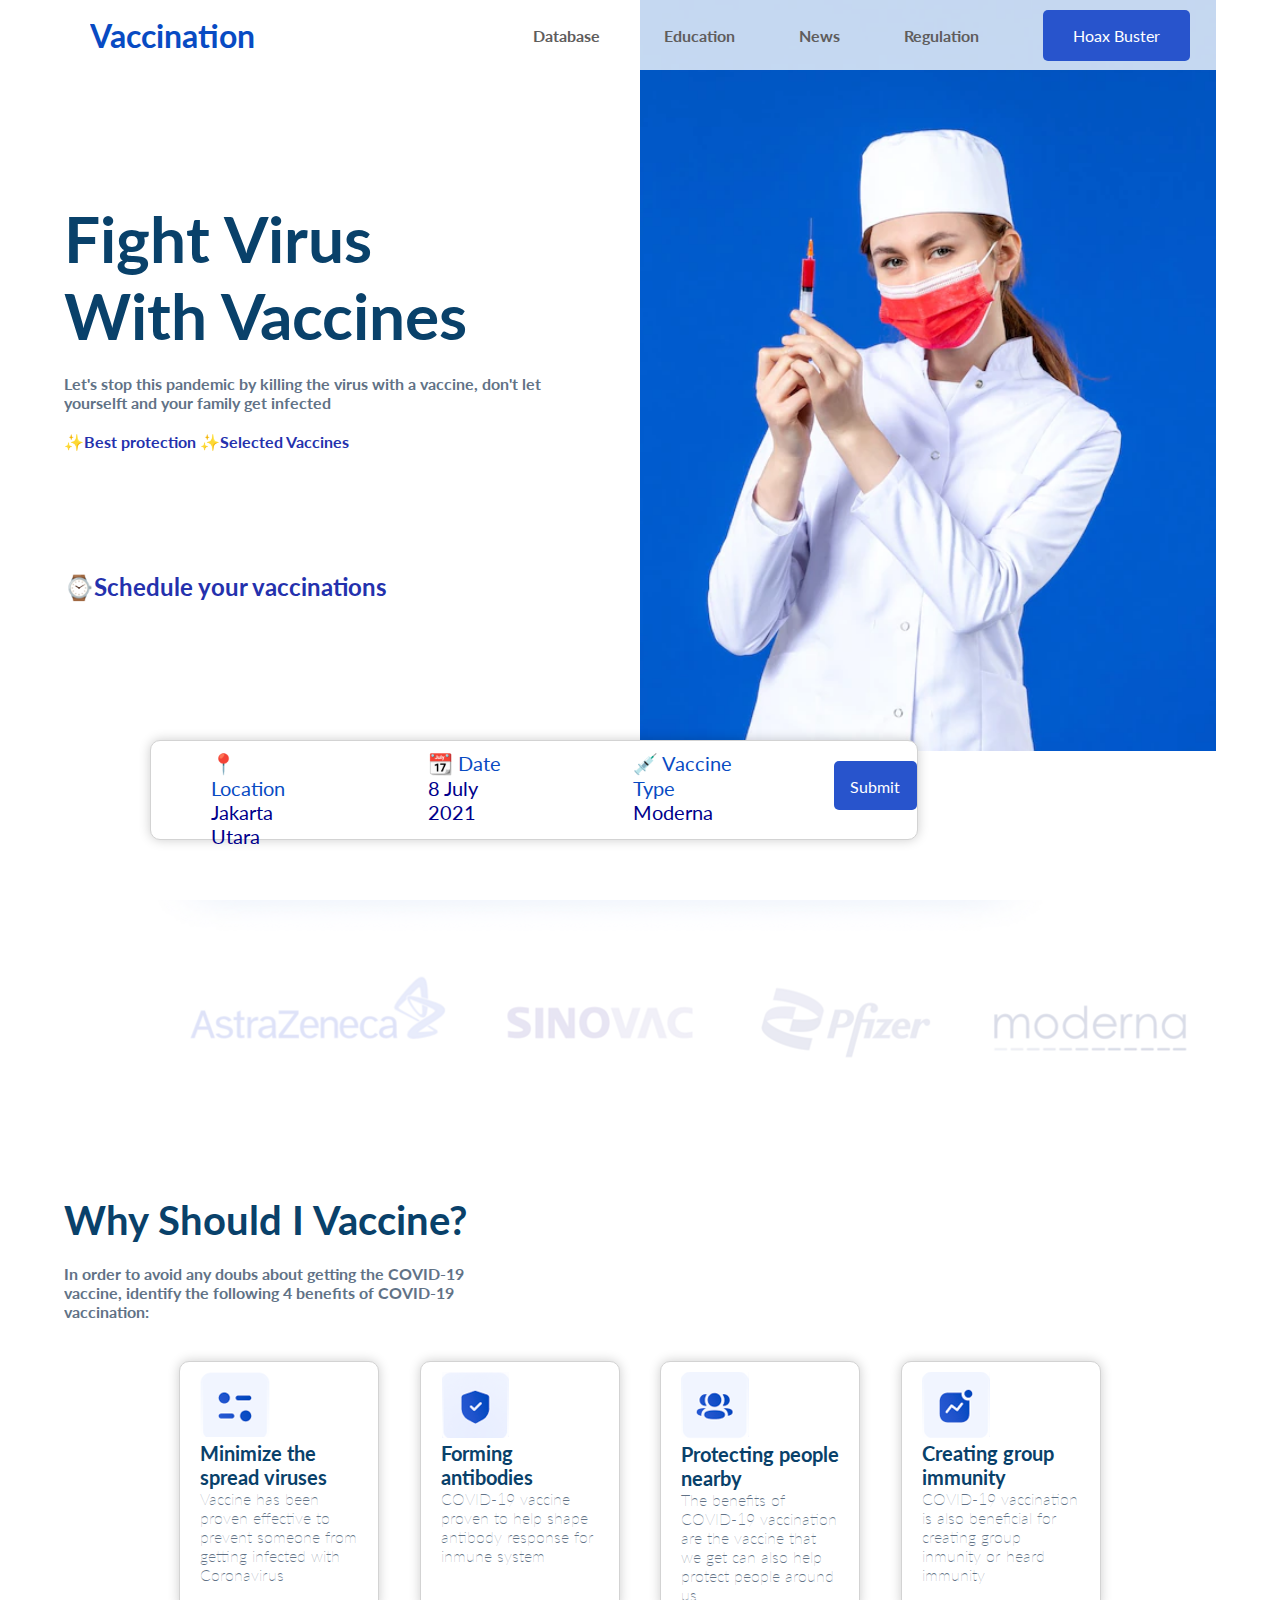
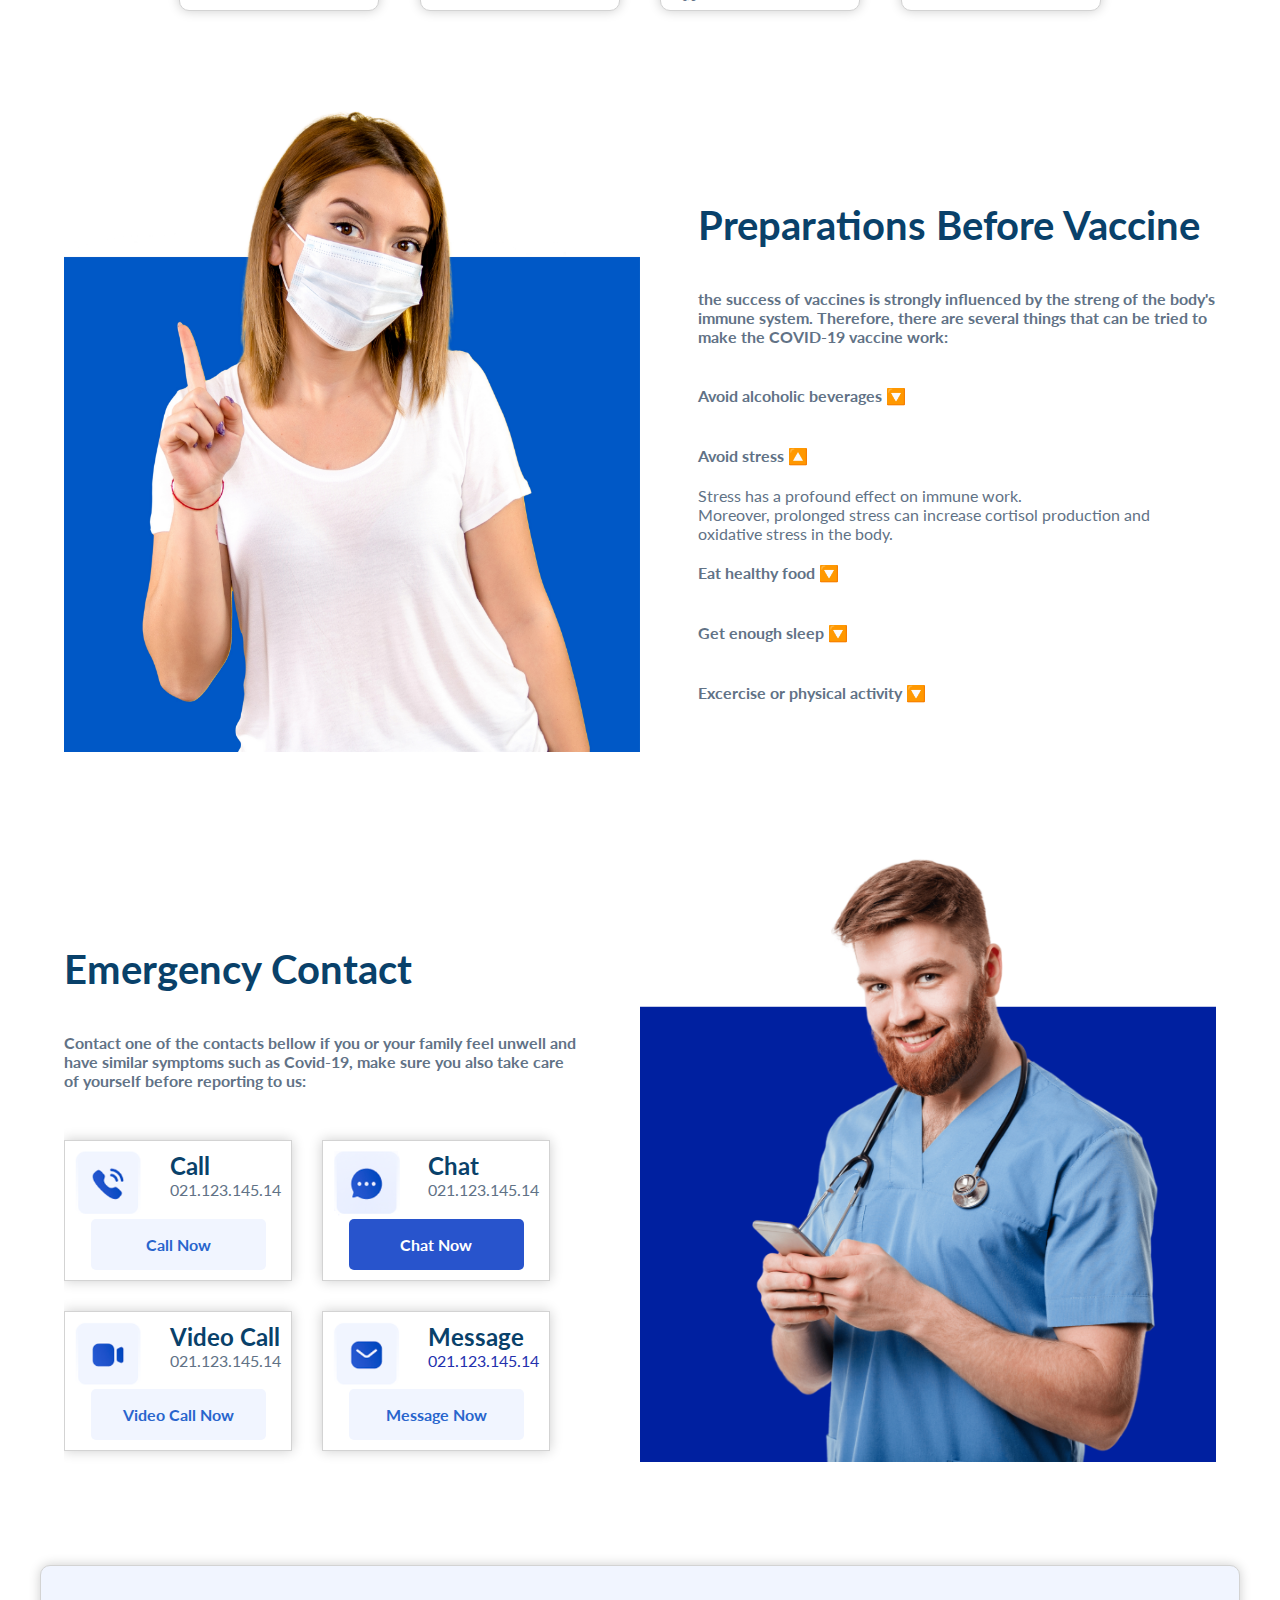
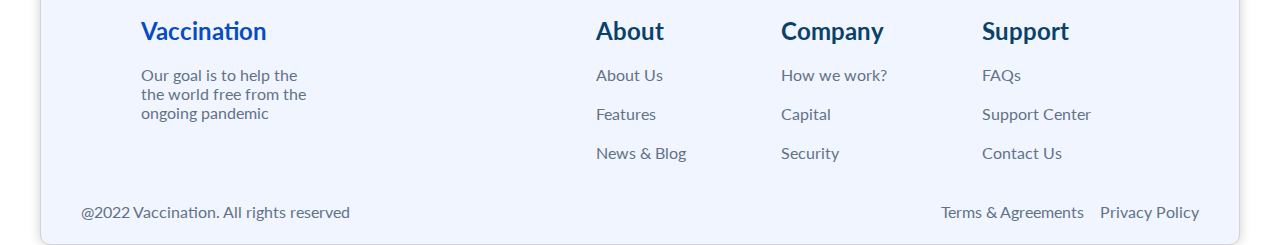
<file: 03-CSS/index.html>
<!DOCTYPE html>
<html lang="en">
<head>
    <meta charset="UTF-8">
    <meta http-equiv="X-UA-Compatible" content="IE=edge">
    <meta name="viewport" content="width=device-width, initial-scale=1.0, maximum-scale=1.0, user-scalable=no" />
    <title>Vaccination | @doguedogue</title>
    <link rel="stylesheet" href="./css/styles.css">
</head>
<body>
    <header class="hero">
        <nav class="nav">
            <div class="nav__container">
                <div class="nav__container__logo">
                    <h1 class="logo">Vaccination</h1>
                </div>
                <div class="nav__container__menu">
                    <a href="#" class="navbarlinks">Database</a>
                    <a href="#" class="navbarlinks">Education</a>
                    <a href="#" class="navbarlinks">News</a>
                    <a href="#" class="navbarlinks">Regulation</a>
                    <a href="#" class="navbarbutton">Hoax Buster</a>
                </div>
            </div>
        </nav>
        <section class="hero__main container">
            <div class="hero__texts">
                <h1 class="hero__title">Fight Virus <br>With Vaccines</h1>
                <h2 class="hero__copy">Let's stop this pandemic by killing the virus with a vaccine, don't let yourselft and your family get infected</h2>
                <h2 class="hero__recomendation">✨Best protection  ✨Selected Vaccines</h2>
                <h2 class="hero__schedule">⌚Schedule your vaccinations</h2>
            </div>
            <figure class="hero__img">
                <img src="./assets/hero.png" class="hero__picture">
            </figure>
        </section>
        <div class="location">
            <div class="location__item">
                <div class="location__item__title">📍 Location</div>
                <div class="location__item__text">Jakarta Utara</div>
            </div>
            <div class="location__item">
                <div class="location__item__title">📆 Date</div>
                <div class="location__item__text">8 July 2021</div>
            </div>
            <div class="location__item">
                <div class="location__item__title">💉 Vaccine Type</div>
                <div class="location__item__text">Moderna</div>
            </div>
            <a href="#" class="location__item__button">Submit</a>
        </div>
    </header>

    <main class="main">
        <section class="section__main container">
            <figure class="tm__img">
                <img src="./assets/tm_vaccinates.png" class="tm__picture">
            </figure>
            <div class="section__texts">
                <h1 class="section__title">Why Should I Vaccine?</h1>
                <h2 class="section__copy--np">In order to avoid any doubs about getting the COVID-19</h2>
                <h2 class="section__copy--np">vaccine, identify the following 4 benefits of COVID-19</h2>
                <h2 class="section__copy--np">vaccination:</h2>
            </div>
            <div class="cards__container">
                <div class="cards__container__item">
                    <figure><img src="./assets/b1.png"></figure>
                    <h2 class="cards__container__item__title">Minimize the spread viruses</h2>
                    <p  class="cards__container__item__text">Vaccine has been proven effective to prevent someone from getting infected with Coronavirus</p>
                </div>
                <div class="cards__container__item">
                    <figure><img src="./assets/b2.png"></figure>
                    <h2 class="cards__container__item__title">Forming antibodies</h2>
                    <p class="cards__container__item__text">COVID-19 vaccine proven to help shape antibody response for inmune system</p>
                </div>
                <div class="cards__container__item">
                    <figure><img src="./assets/b3.png"></figure>
                    <h2 class="cards__container__item__title">Protecting people nearby</h2>
                    <p class="cards__container__item__text">The benefits of COVID-19 vaccination are the vaccine that we get can also help protect people around us</p>
                </div>
                <div class="cards__container__item">
                    <figure><img src="./assets/b4.png"></figure>
                    <h2 class="cards__container__item__title">Creating group immunity</h2>
                    <p class="cards__container__item__text">COVID-19 vaccination is also beneficial for creating group inmunity or heard immunity</p>
                </div>
            </div>
        </section>

        <section class="hero__main container">
            <figure class="hero__img">
                <img src="./assets/prep.png" class="hero__picture">
            </figure>
            <div class="section__texts">
                <h1 class="section__title">Preparations Before Vaccine</h1>
                <h2 class="section__copy">the success of vaccines is strongly influenced by the streng of the body's immune system. Therefore, there are several things that can be tried to make the COVID-19 vaccine work:</h2>
                <h2 class="section__copy"> Avoid alcoholic beverages 🔽</h2>
                <h2 class="section__copy"> Avoid stress 🔼</h2>
                <p class="section__copy__text">Stress has a profound effect on immune work. <br>Moreover, prolonged stress can increase cortisol production and oxidative stress in the body.</p>
                <h2 class="section__copy"> Eat healthy food 🔽</h2>
                <h2 class="section__copy"> Get enough sleep 🔽</h2>
                <h2 class="section__copy"> Excercise or physical activity 🔽</h2>
            </div>
        </section>

        <section class="hero__main container container--pad">
            <div class="section__texts">
                <h1 class="section__title">Emergency Contact</h1>
                <h2 class="section__copy">Contact one of the contacts bellow if you or your family feel unwell and have similar symptoms such as Covid-19, make sure you also take care of yourself before reporting to us:</h2>
                <div class="section__contacts">
                    <div class="section__contacts__par">
                        <div class="section__contacts__box">
                            <div class="section__contacts__box__text">
                                <figure>
                                    <img src="./assets/c1.png" width="70%">
                                </figure>
                                <div class="section__contacts__number">
                                    <h2 class="section__contacts__box__title">Call</h2>
                                    <p class="section__copy__text">021.123.145.14</p>
                                </div>
                            </div>
                            <a href="#" class="contact_button">Call Now</a>
                        </div>
                        <div class="section__contacts__box">
                            <div class="section__contacts__box__text">
                                <figure>
                                    <img src="./assets/c2.png" width="70%">
                                </figure>
                                <div class="section__contacts__number">
                                    <h2 class="section__contacts__box__title">Chat</h2>
                                    <p class="section__copy__text">021.123.145.14</p>
                                </div>
                            </div>
                            <a href="#" class="contact_button contact_button--active">Chat Now</a>
                        </div>
                    </div>
                    <div class="section__contacts__par">
                        <div class="section__contacts__box">
                            <div class="section__contacts__box__text">
                                <figure>
                                    <img src="./assets/c3.png" width="70%">
                                </figure>
                                <div class="section__contacts__number">
                                    <h2 class="section__contacts__box__title">Video Call</h2>
                                    <p class="section__copy__text">021.123.145.14</p>
                                </div>
                            </div>
                            <a href="#" class="contact_button">Video Call Now</a>
                        </div>
                        <div class="section__contacts__box">
                            <div class="section__contacts__box__text">
                                <figure>
                                    <img src="./assets/c4.png" width="70%">
                                </figure>
                                <div class="section__contacts__number">
                                    <h2 class="section__contacts__box__title">Message</h2>
                                    <p class="section__copy_text">021.123.145.14</p>
                                </div>
                            </div>
                            <a href="#" class="contact_button">Message Now</a>
                        </div>
                    </div>
                </div>
            </div>
            <figure class="hero__img">
                <img src="./assets/dr.png" class="hero__picture">
            </figure>
        </section>

    </main>
    <footer class="container container--pad container__about">
        <div class="about__block1">
            <div class="about__v1">
                <h2 class="about__v1_title">Vaccination</h2>
                <p class="about__v1_text">Our goal is to help the<br>the world free from the<br>ongoing pandemic</p>
            </div>
            <div class="about__v2">
                <div class="about__v2__group">
                    <h2 class="about__v2_title">About</h2>
                    <p class="about__v2_text">About Us</p>
                    <p class="about__v2_text">Features</p>
                    <p class="about__v2_text">News & Blog</p>
                </div>     
                <div class="about__v2__group">
                    <h2 class="about__v2_title">Company</h2>
                    <p class="about__v2_text">How we work?</p>
                    <p class="about__v2_text">Capital</p>
                    <p class="about__v2_text">Security</p>
                </div>   
                <div class="about__v2__group">
                    <h2 class="about__v2_title">Support</h2>
                    <p class="about__v2_text">FAQs</p>
                    <p class="about__v2_text">Support Center</p>
                    <p class="about__v2_text">Contact Us</p>
                </div>          
            </div>
        </div>
        <div class="about__block2">
            <p class="about__v1_text about__v1_text--sp">@2022 Vaccination. All rights reserved</p>
            <p class="about__v1_text about__v1_text--sp">Terms & Agreements &nbsp;&nbsp; Privacy Policy</p>
        </div>
    </footer>
</body>
</html>
</file>
<file: 03-CSS/css/styles.css>
@import url('https://fonts.googleapis.com/css2?family=Lato:wght@300;400;700&display=swap');

:root{
    --color-bg: #fff;
    --color-primary: #084bc3;
    --color-secondary: #09416a;
    --color-tertiary: #617286;
    --button-primary: #2854cc;
    --button-secondary: #f1f5ff;
    --box-shadow: 0 0 12px rgba(0,0,0, .2);
}

*{
    /* outline:3px solid red; */
    box-sizing: border-box;
    margin: 0;
    padding: 0;
}


body{
    background-color: var(--color-bg);
    font-family: 'Lato', sans-serif;
}

/* NavBar */
.nav{
    height: 70px;
    background: #ffffffc5;
    position: absolute;
    width: 100vw;
}

.nav__container{
    width: 90%;
    height: 100%;
    max-width: 1100px;
    min-width: 400px;
    margin: 0 auto;
    overflow: hidden;
    display: flex;
    align-items: center;
    justify-content: space-between;
}

.nav__container__logo {
    color: var(--color-primary);
    font-weight: bolder;
}

.navbarbutton{
    display: inline-block;
    background: var(--button-primary);
    color: #fff;
    text-decoration: none;
    padding: 16px 30px;
    border-radius: 5px;
}


.navbarlinks{
    text-decoration: none;
    color: rgb(95, 93, 93);
    font-weight: bold;
    display: inline-block;
    margin-right: 60px;
}


.container{
    width: 90%;
    max-width: 1200px;
    overflow: hidden;
    margin: 0 auto;
}

.container--pad{
    margin-top: 100px;
}

/* hero section */
.hero{
    height: 100vh;
}

.hero__main{
    height: 100%;
    display: flex;
    justify-content: space-between;
    flex-wrap: wrap-reverse;
}

.hero__img{
    width: 50%;
    margin: 0;
}

.hero__picture{
    width: 100%;
    max-height: 100%;    
}

.hero__texts{
    width: 45%;
    color: rgb(36, 49, 173);
    display: flex;
    flex-direction: column;
    justify-content: flex-start;
    align-items: flex-start;
}

.hero__title{
    padding-top: 200px;
    font-size: 4rem;
    padding-bottom: 20px;
    color: var(--color-secondary)
}

.hero__copy{
    font-size: 1rem;
    font-weight: 300px;
    color: var(--color-tertiary)
}


.hero__recomendation{
    font-size: 1rem;
    padding: 20px 0;
}

.hero__schedule{
    font-size: 1.5rem;
    padding: 100px 0;
    font-weight: 300px;
}

.location{
    width: 60%;
    height: 100px;
    margin: 20px auto;
    border: 1px solid black;
    border-radius: 10px;
    position: absolute;
    bottom: 40px;
    left: 150px;
    border: 1px solid lightgray;
    background: #fff;
    box-shadow: var(--box-shadow);
    border-radius: 10px;
    display: flex;
}

.location__item{
    padding: 10px 60px;
}

.location__item__title{
    font-size: 20px;
    color: var(--color-primary);
}
.location__item__text{
    font-size: 20px;
    color: DarkBlue;
}

.location__item__button{    
    display: inline-block;
    width: 100px;
    height: 50%;
    background: var(--button-primary);
    color: #fff;
    margin-top: 20px;
    margin-left: 20px;
    text-decoration: none;
    padding: 16px 0px;
    text-align: center;
    border-radius: 5px;
}

/* Card Container */
.cards__container{
    width: 80%;
    margin: 0 auto;
    display: flex;
    flex-direction: row;
    justify-content: space-between;
    flex-wrap: wrap;
    margin-top: 40px;
}

.cards__container__item {
    width: 200px;
    height: 250px;
    margin-bottom: 100px;
    border: 1px solid lightgray;
    background: #fff;
    box-shadow: var(--box-shadow);
    border-radius: 10px;
    padding: 10px 20px;
    overflow: hidden;
}

.cards__container__item__title{
    color: var(--color-secondary);
    font-size: 1.25rem;
    font-weight: bold;
}
.cards__container__item__text{
    color: var(--color-tertiary);
    font-size: 1rem;
    font-weight: 100;
}

/* Sections */
.section__main{
    height: 100%;
    display: flex;
    flex-direction: column;
}

.section__img{
    width: 50%;
    margin: 0;
}

.section__picture{
    width: 100%;
    max-height: 100%;    
}

.section__texts{
    width: 45%;
    color: rgb(36, 49, 173);
    display: flex;
    flex-direction: column;
    justify-content: flex-start;
    align-items: flex-start;
}

.section__title{
    padding-top: 90px;
    font-size: 2.5rem;
    font-weight: bold;
    padding-bottom: 20px;
    color: var(--color-secondary)
}


.section__copy--np{
    font-size: 1rem;
    font-weight: 300px;
    color: var(--color-tertiary)
}

.section__copy{
    font-size: 1rem;
    font-weight: 300px;
    padding: 20px 0;
    color: var(--color-tertiary)
}

.section__copy__text{
    color: var(--color-tertiary);
}

/* Contact Box */
.section__contacts{
    display: flex;
    flex-direction: column;
}
.section__contacts__par{
    display: flex;
    margin-top: 30px;
}
.section__contacts__box{
    display: flex;
    border: 1px solid lightgray;
    background: #fff;
    box-shadow: var(--box-shadow);
    flex-direction: column; 
    align-items: center;
    padding: 10px 10px;
    margin-right: 30px;
}
.section__contacts__box__text{
    display: flex;
}

.section__contacts__box__title{
    color: var(--color-secondary)
}

.contact_button{
    display: inline-block;
    width: 175px;
    margin: 0 auto;
    text-align: center;
    background:var(--button-secondary);
    color: #2965cd;
    font-weight: bold;
    text-decoration: none;
    padding: 16px 30px;
    border-radius: 5px;
}

.contact_button--active{
    background:var(--button-primary);
    color: #fff;
}



/* About */
.container__about{
    background-color: var(--button-secondary);
    width: 100%;
    height: 280px;
    border: 1px solid lightgray;
    box-shadow: var(--box-shadow);
    border-radius: 10px;
    display: flex;
    flex-direction: column;
    justify-content: space-between;
    overflow: hidden;
}

.about__block1{
    display: flex;
    justify-content: space-between;   
}
.about__block2{
    display: flex;
    justify-content: space-between;
}

.about__v1_title{
    font-size: 1.5rem;
    color: var(--color-primary);
    font-weight: bolder;
}
.about__v2_title{
    font-size: 1.5rem;
    color: var(--color-secondary);
    font-weight: bolder;
}
.about__v1_text, .about__v2_text {
    color: var(--color-tertiary);
    font-size: 1rem;
    padding-top: 20px;
}
.about__v1{
    width: 30%;
    margin-top: 50px;
    margin-left: 100px;
    margin-right: 100px;
    padding-right: 100px;
}

.about__v2{
    display: flex;
    justify-content: space-around;
    width: 70%;
    margin-top: 50px;
    padding-right: 100px;
}

.about__v1_text--sp{
    margin: 20px 20px;
    padding: 20px 20px;
}


/* ToDo Media Queries */
@media screen and (max-width:800px){
}

@media screen and (max-width:500px){
}
</file>
